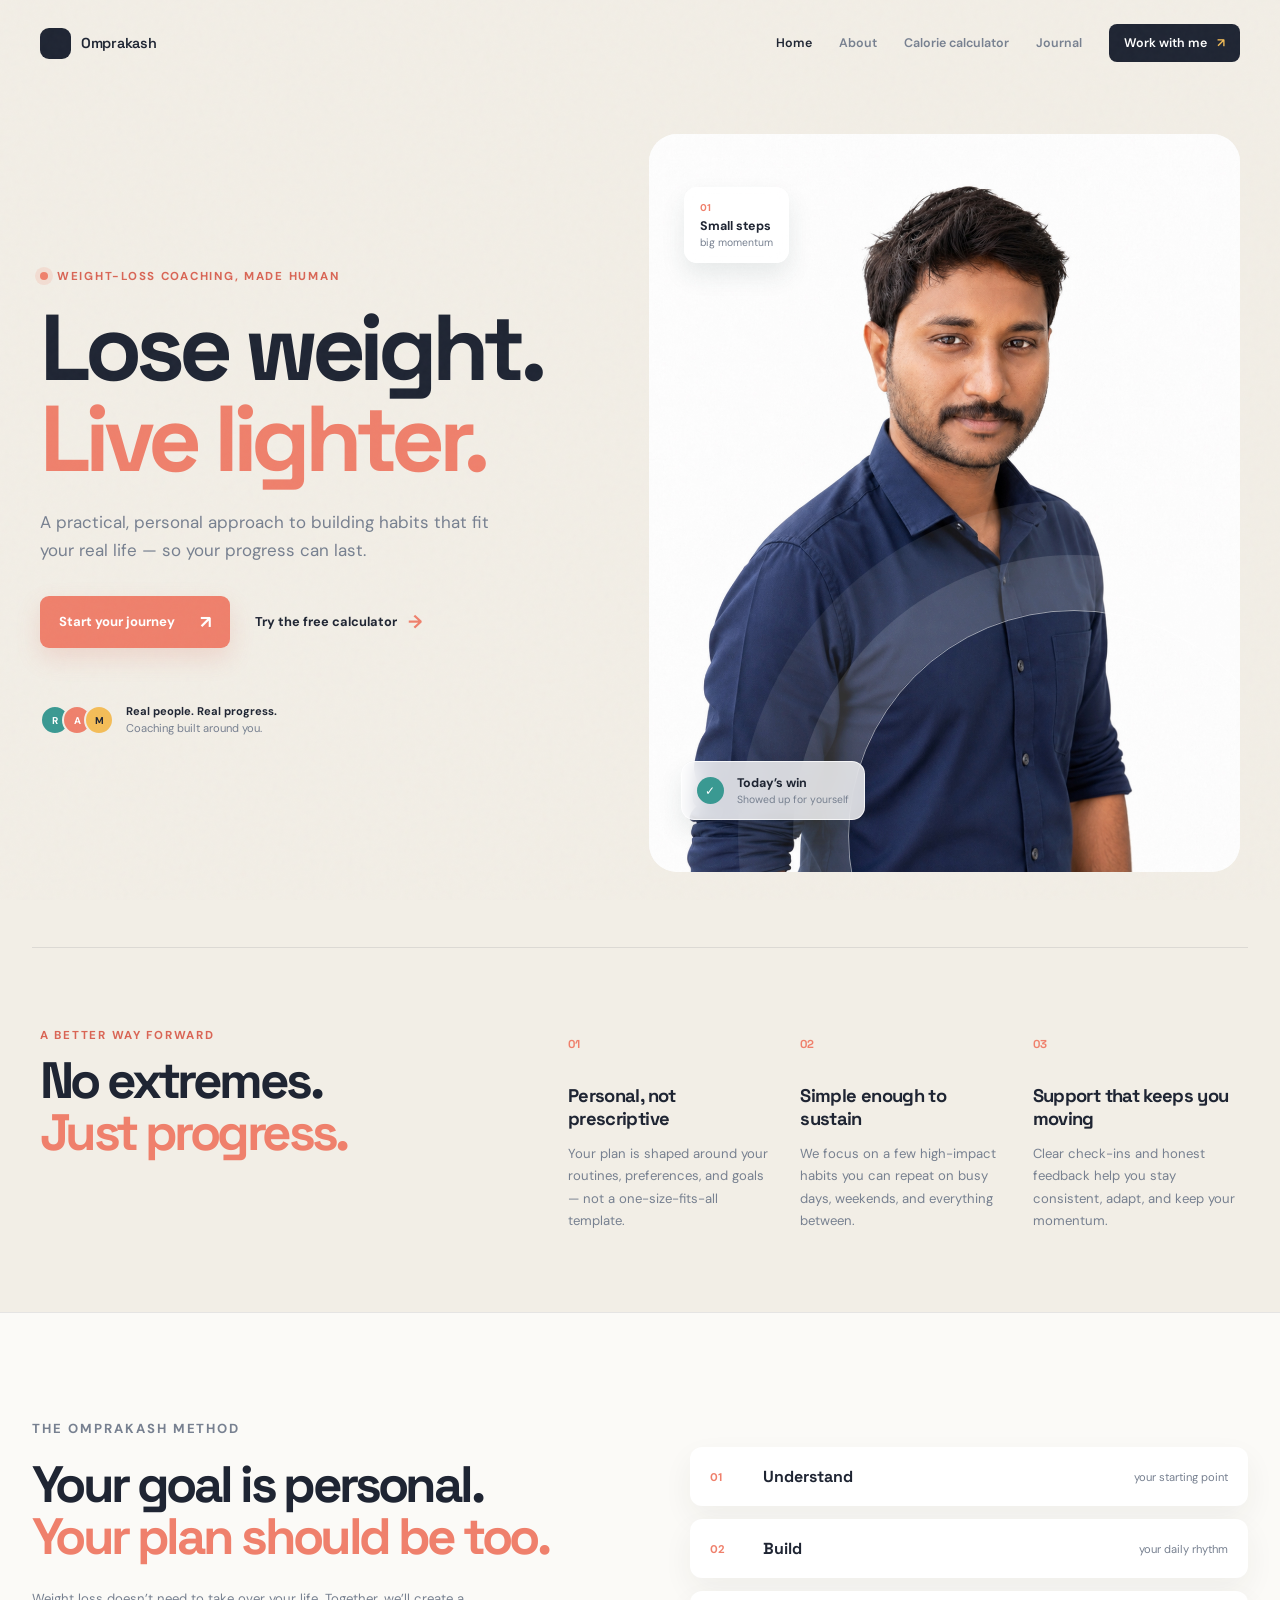
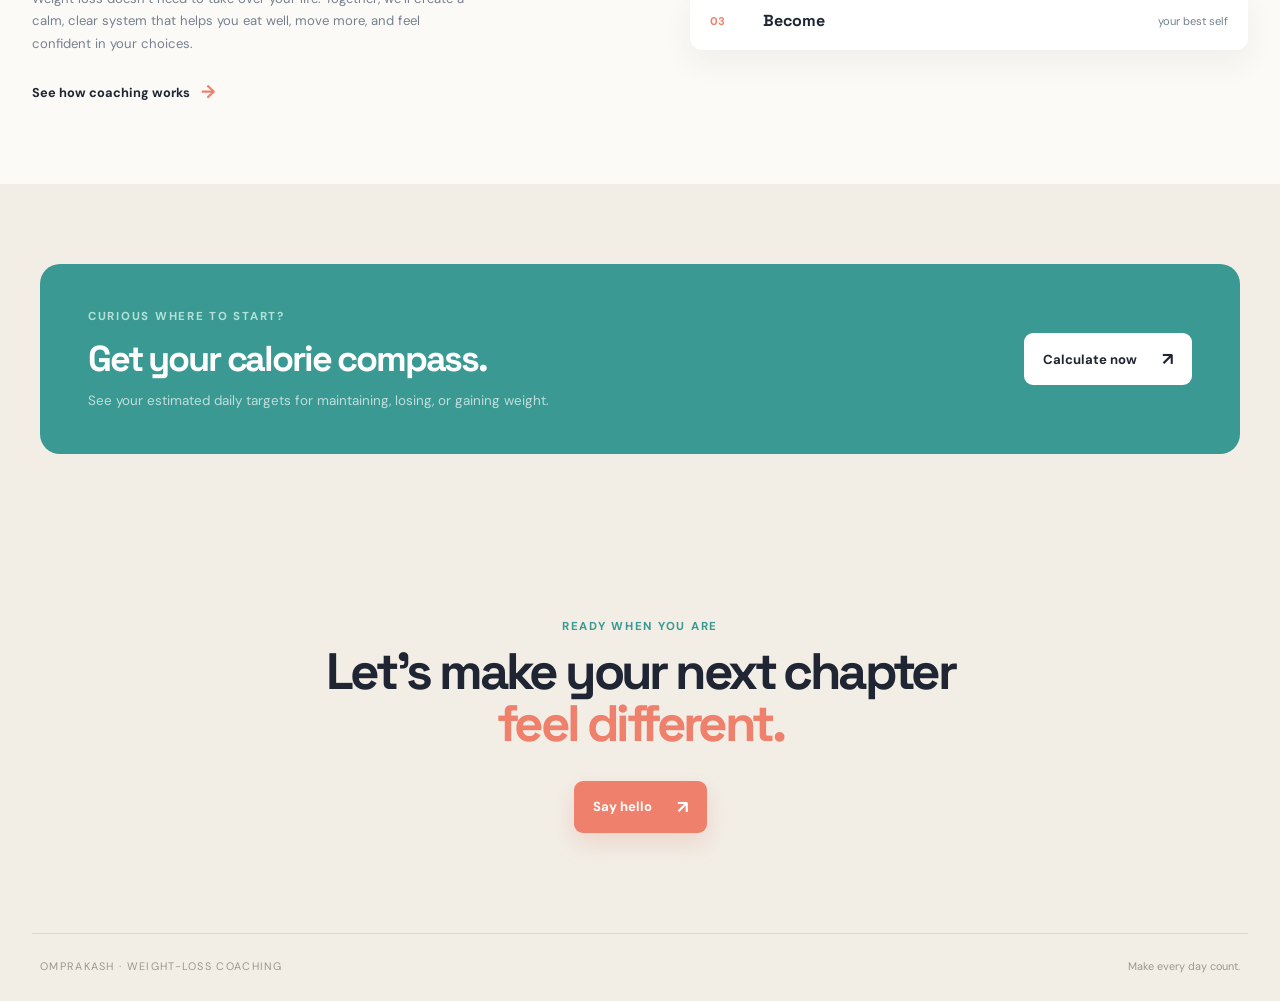
<file: index.html>
<!DOCTYPE html>
<html lang="en">
<head>
  <meta charset="UTF-8" />
  <meta name="viewport" content="width=device-width, initial-scale=1.0" />
  <meta name="description" content="Weight-loss coaching with Omprakash — practical habits, clear guidance, and lasting results." />
  <title>OMPRAKASH — Weight-loss Coach</title>
  <link rel="preconnect" href="https://fonts.googleapis.com" />
  <link rel="preconnect" href="https://fonts.gstatic.com" crossorigin />
  <link href="https://fonts.googleapis.com/css2?family=DM+Sans:wght@400;500;600;700&family=Space+Grotesk:wght@500;600;700&display=swap" rel="stylesheet" />
  <link rel="stylesheet" href="style.css" />
</head>
<body class="home-page">
  <main class="home-shell">
    <nav class="site-nav" aria-label="Main navigation">
      <a class="brand" href="index.html"><span class="brand-mark"><P></P></span><span>Omprakash</span></a>
      <div class="nav-links"><a class="active" href="index.html">Home</a><a href="about.html">About</a><a href="calculator.html">Calorie calculator</a><a href="blog.html">Journal</a><a class="nav-cta" href="#contact">Work with me <span>↗</span></a></div>
    </nav>

    <section class="home-hero" aria-labelledby="home-title">
      <div class="home-hero-copy"><p class="eyebrow"><span class="eyebrow-dot"></span> Weight-loss coaching, made human</p><h1>Lose weight.<br /><em>Live lighter.</em></h1><p class="hero-text">A practical, personal approach to building habits that fit your real life — so your progress can last.</p><div class="hero-actions"><a class="primary-button" href="#contact">Start your journey <span>↗</span></a><a class="text-link" href="calculator.html">Try the free calculator <span>→</span></a></div><div class="social-proof"><div class="avatar-stack"><span>R</span><span>A</span><span>M</span></div><p><strong>Real people. Real progress.</strong><br />Coaching built around you.</p></div></div>
      <div class="hero-visual"><img class="hero-image" src="omprakash_image.jpg" alt="Omprakash, weight-loss coach" /><div class="hero-card card-top"><span>01</span><strong>Small steps</strong><small>big momentum</small></div><div class="hero-card card-bottom"><span class="check">✓</span><div><strong>Today’s win</strong><small>Showed up for yourself</small></div></div></div>
    </section>

    <section class="promise-section"><div class="section-intro"><p class="section-kicker">A better way forward</p><h2>No extremes.<br /><em>Just progress.</em></h2></div><div class="promise-grid"><article><span class="number">01</span><h3>Personal, not prescriptive</h3><p>Your plan is shaped around your routines, preferences, and goals — not a one-size-fits-all template.</p></article><article><span class="number">02</span><h3>Simple enough to sustain</h3><p>We focus on a few high-impact habits you can repeat on busy days, weekends, and everything between.</p></article><article><span class="number">03</span><h3>Support that keeps you moving</h3><p>Clear check-ins and honest feedback help you stay consistent, adapt, and keep your momentum.</p></article></div></section>

    <section class="method-section"><div class="method-copy"><p class="section-kicker">The Omprakash method</p><h2>Your goal is personal.<br /><em>Your plan should be too.</em></h2><p>Weight loss doesn’t need to take over your life. Together, we’ll create a calm, clear system that helps you eat well, move more, and feel confident in your choices.</p><a class="text-link" href="#contact">See how coaching works <span>→</span></a></div><div class="steps-card"><div><span>01</span><strong>Understand</strong><small>your starting point</small></div><div><span>02</span><strong>Build</strong><small>your daily rhythm</small></div><div><span>03</span><strong>Become</strong><small>your best self</small></div></div></section>

    <section class="calculator-promo"><div><p class="section-kicker">Curious where to start?</p><h2>Get your calorie compass.</h2><p>See your estimated daily targets for maintaining, losing, or gaining weight.</p></div><a class="light-button" href="calculator.html">Calculate now <span>↗</span></a></section>

    <section class="contact-section" id="contact"><p class="section-kicker">Ready when you are</p><h2>Let’s make your next chapter<br /><em>feel different.</em></h2><a class="primary-button" href="mailto:hello@shyamsundarr.com">Say hello <span>↗</span></a></section>
    <footer><span>OMPRAKASH · WEIGHT-LOSS COACHING</span><span>Make every day count.</span></footer>
  </main>
</body>
</html>
</file>
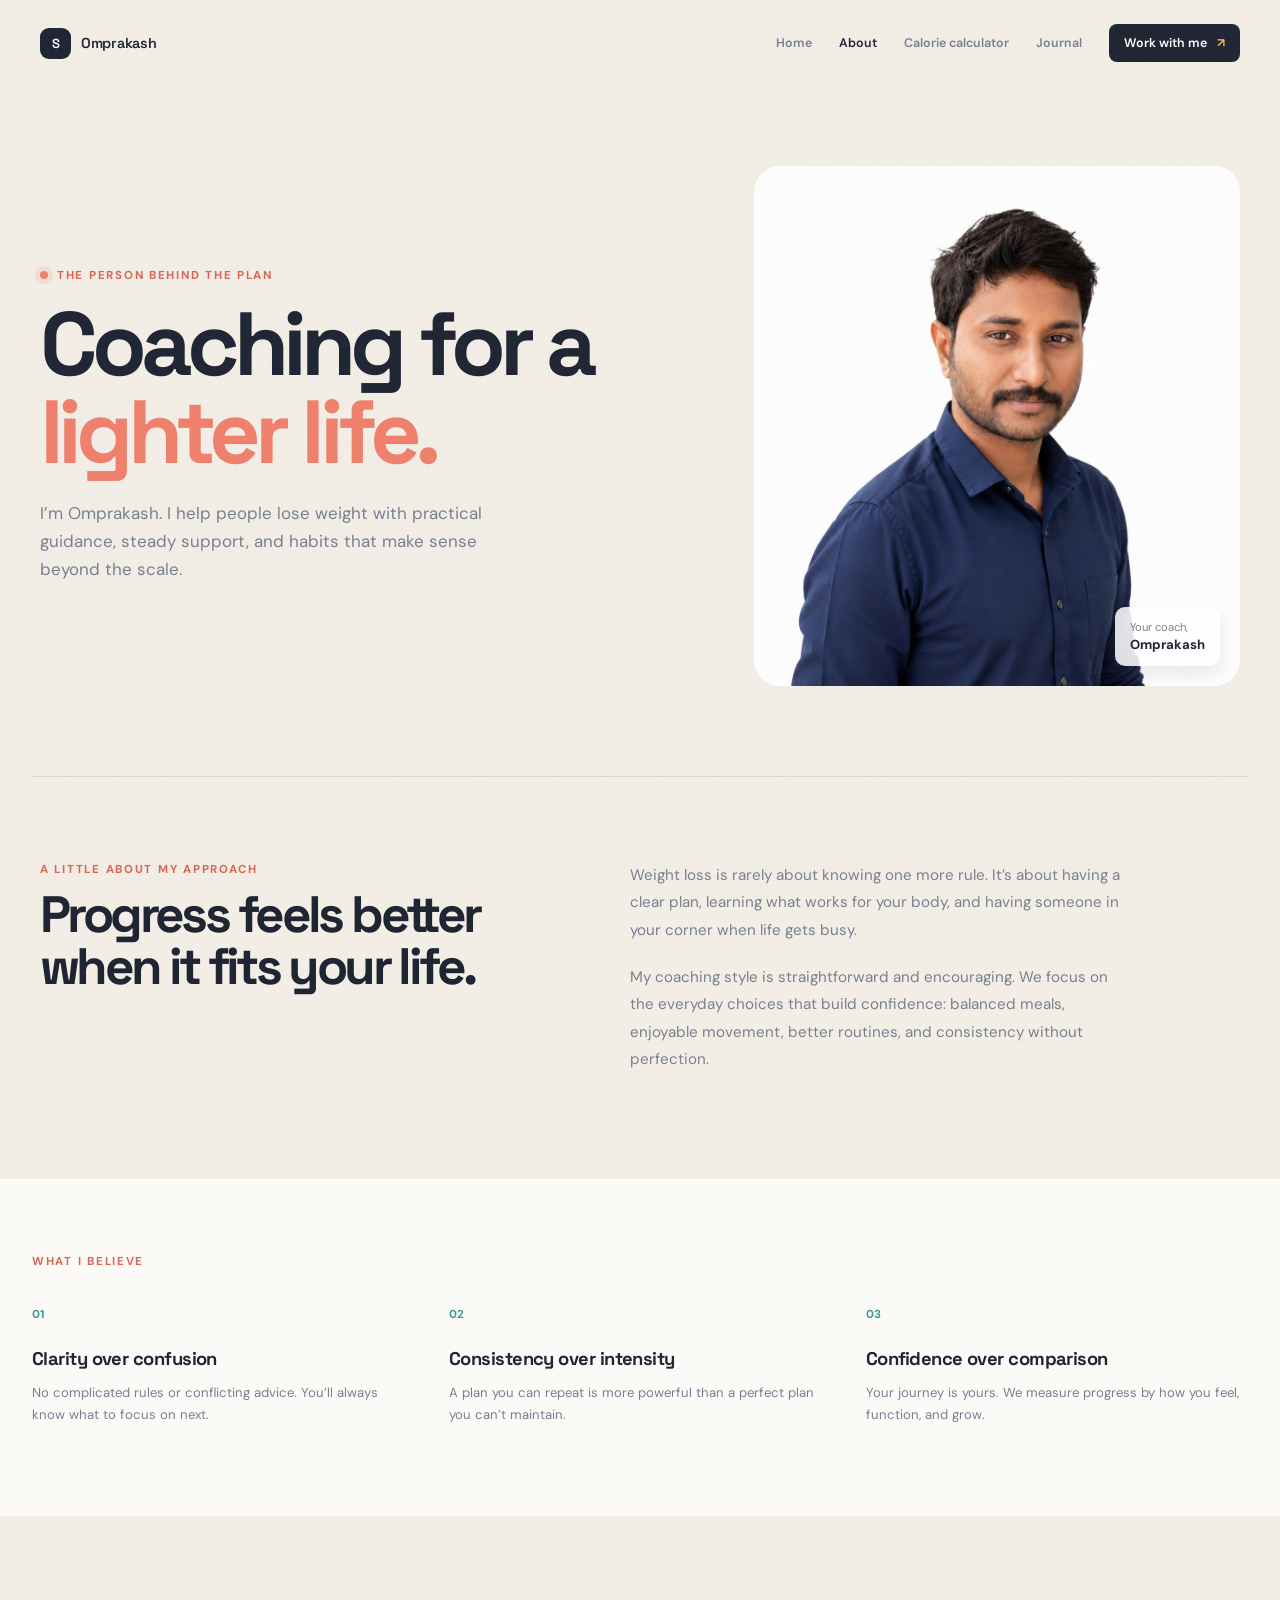
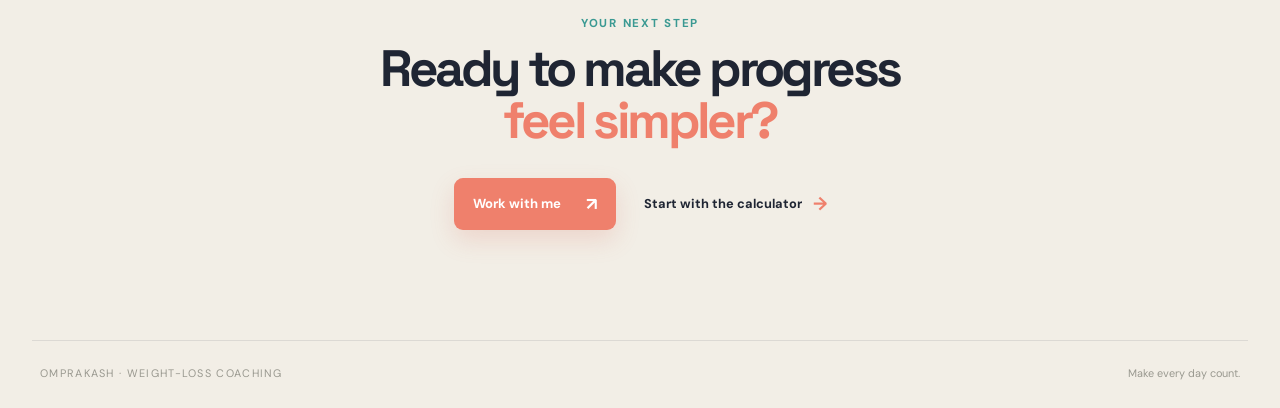
<file: about.html>
<!DOCTYPE html>
<html lang="en">
<head>
  <meta charset="UTF-8" />
  <meta name="viewport" content="width=device-width, initial-scale=1.0" />
  <meta name="description" content="Learn about Omprakash and his practical approach to weight-loss coaching." />
  <title>About OMPRAKASH — Weight-loss Coach</title>
  <link rel="preconnect" href="https://fonts.googleapis.com" />
  <link rel="preconnect" href="https://fonts.gstatic.com" crossorigin />
  <link href="https://fonts.googleapis.com/css2?family=DM+Sans:wght@400;500;600;700&family=Space+Grotesk:wght@500;600;700&display=swap" rel="stylesheet" />
  <link rel="stylesheet" href="style.css" />
</head>
<body class="about-page">
  <main class="home-shell">
    <nav class="site-nav" aria-label="Main navigation">
      <a class="brand" href="index.html"><span class="brand-mark">S</span><span>Omprakash</span></a>
      <div class="nav-links"><a href="index.html">Home</a><a class="active" href="about.html">About</a><a href="calculator.html">Calorie calculator</a><a href="blog.html">Journal</a><a class="nav-cta" href="index.html#contact">Work with me <span>↗</span></a></div>
    </nav>

    <section class="about-hero">
      <div class="about-hero-copy"><p class="eyebrow"><span class="eyebrow-dot"></span> The person behind the plan</p><h1>Coaching for a<br /><em>lighter life.</em></h1><p class="hero-text">I’m Omprakash. I help people lose weight with practical guidance, steady support, and habits that make sense beyond the scale.</p></div>
      <div class="about-photo"><img src="omprakash_image.jpg" alt="Omprakash, weight-loss coach" /><span class="photo-caption">Your coach,<br /><strong>Omprakash</strong></span></div>
    </section>

    <section class="about-story"><div><p class="section-kicker">A little about my approach</p><h2>Progress feels better<br />when it fits your life.</h2></div><div class="story-copy"><p>Weight loss is rarely about knowing one more rule. It’s about having a clear plan, learning what works for your body, and having someone in your corner when life gets busy.</p><p>My coaching style is straightforward and encouraging. We focus on the everyday choices that build confidence: balanced meals, enjoyable movement, better routines, and consistency without perfection.</p></div></section>

    <section class="values-section"><p class="section-kicker">What I believe</p><div class="values-grid"><article><span>01</span><h3>Clarity over confusion</h3><p>No complicated rules or conflicting advice. You’ll always know what to focus on next.</p></article><article><span>02</span><h3>Consistency over intensity</h3><p>A plan you can repeat is more powerful than a perfect plan you can’t maintain.</p></article><article><span>03</span><h3>Confidence over comparison</h3><p>Your journey is yours. We measure progress by how you feel, function, and grow.</p></article></div></section>

    <section class="about-cta"><p class="section-kicker">Your next step</p><h2>Ready to make progress<br /><em>feel simpler?</em></h2><div><a class="primary-button" href="index.html#contact">Work with me <span>↗</span></a><a class="text-link" href="calculator.html">Start with the calculator <span>→</span></a></div></section>
    <footer><span>OMPRAKASH · WEIGHT-LOSS COACHING</span><span>Make every day count.</span></footer>
  </main>
</body>
</html>
</file>
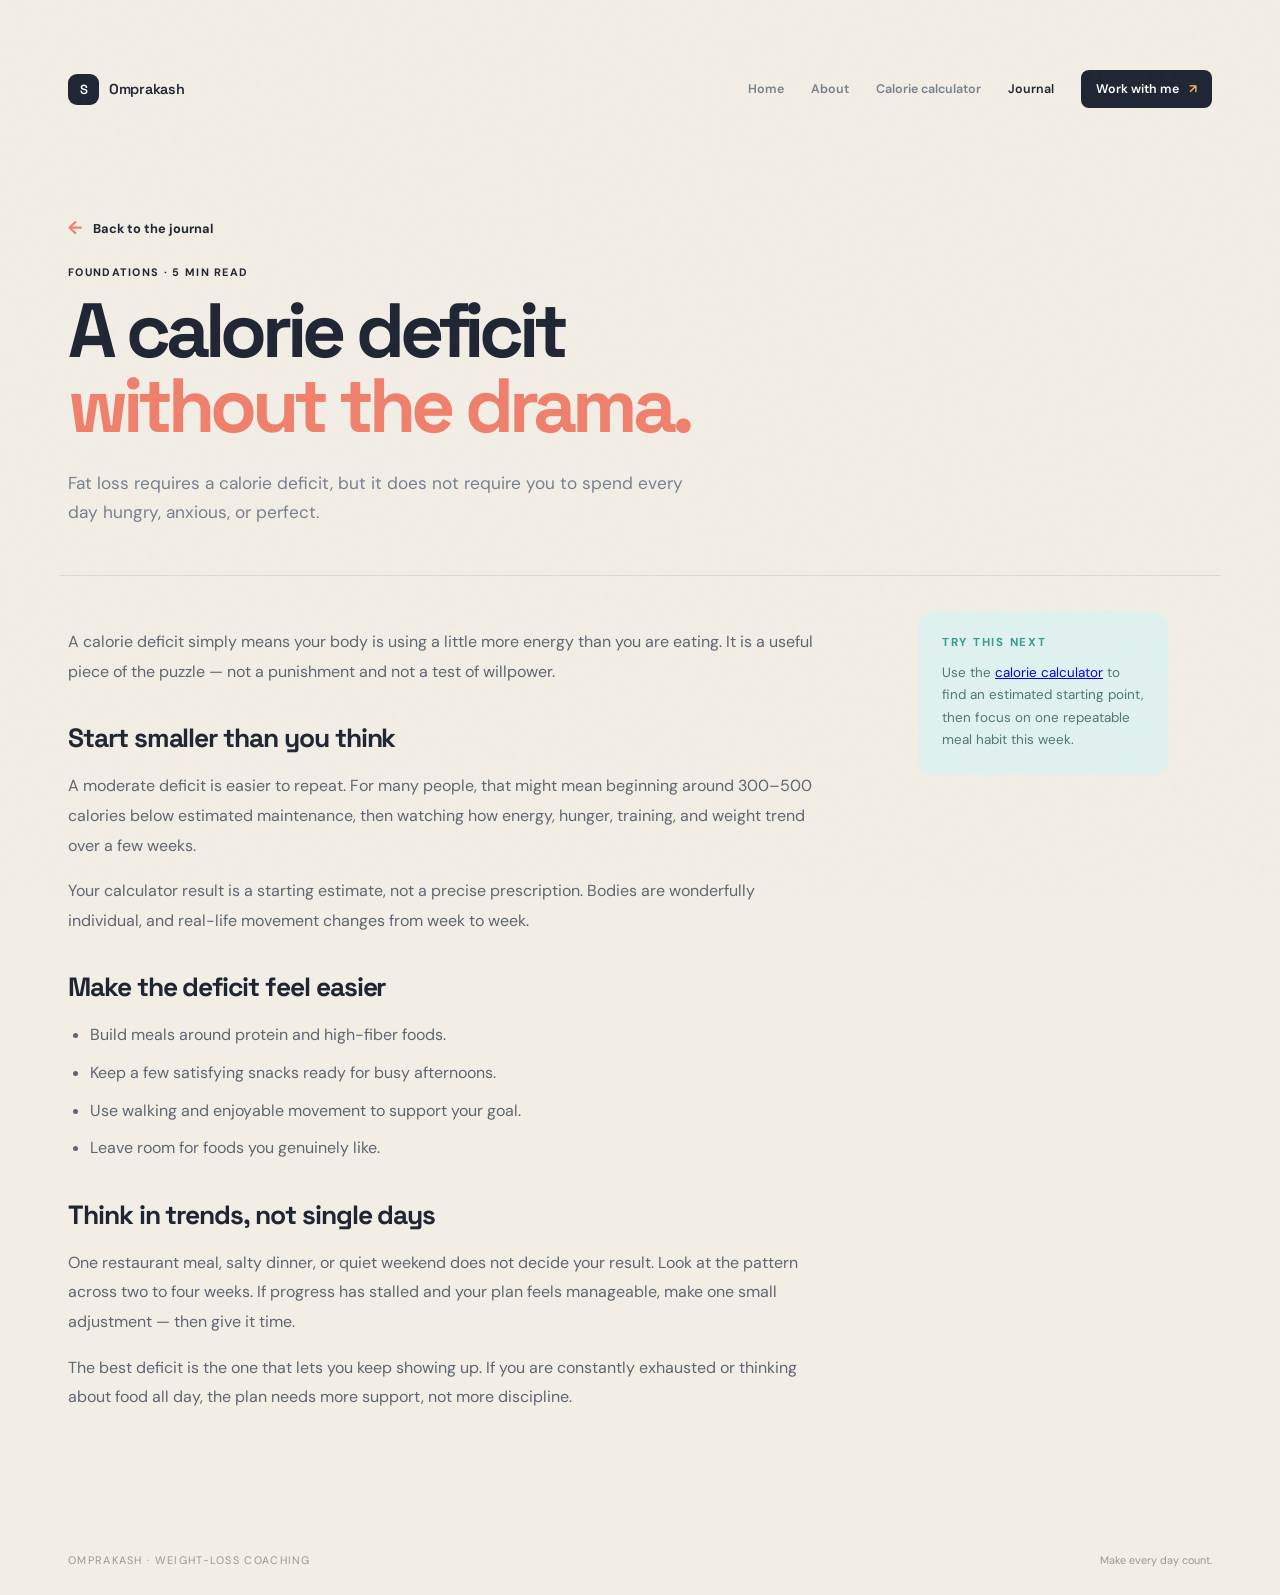
<file: blog-calorie-deficit.html>
<!DOCTYPE html>
<html lang="en">
<head>
  <meta charset="UTF-8" /><meta name="viewport" content="width=device-width, initial-scale=1.0" />
  <meta name="description" content="Learn how to approach a calorie deficit in a sustainable, practical way." />
  <title>A Calorie Deficit Without the Drama — Journal</title>
  <link rel="preconnect" href="https://fonts.googleapis.com" /><link rel="preconnect" href="https://fonts.gstatic.com" crossorigin />
  <link href="https://fonts.googleapis.com/css2?family=DM+Sans:wght@400;500;600;700&family=Space+Grotesk:wght@500;600;700&display=swap" rel="stylesheet" /><link rel="stylesheet" href="style.css" />
</head>
<body class="post-page"><main class="page-shell">
  <nav class="site-nav" aria-label="Main navigation"><a class="brand" href="index.html"><span class="brand-mark">S</span><span>Omprakash</span></a><div class="nav-links"><a href="index.html">Home</a><a href="about.html">About</a><a href="calculator.html">Calorie calculator</a><a class="active" href="blog.html">Journal</a><a class="nav-cta" href="index.html#contact">Work with me <span>↗</span></a></div></nav>
  <header class="article-header"><a class="text-link article-back" href="blog.html"><span>←</span> Back to the journal</a><p class="post-meta">Foundations · 5 min read</p><h1>A calorie deficit<br /><em>without the drama.</em></h1><p class="article-dek">Fat loss requires a calorie deficit, but it does not require you to spend every day hungry, anxious, or perfect.</p></header>
  <div class="article-layout"><article class="article-body"><p>A calorie deficit simply means your body is using a little more energy than you are eating. It is a useful piece of the puzzle — not a punishment and not a test of willpower.</p><h2>Start smaller than you think</h2><p>A moderate deficit is easier to repeat. For many people, that might mean beginning around 300–500 calories below estimated maintenance, then watching how energy, hunger, training, and weight trend over a few weeks.</p><p>Your calculator result is a starting estimate, not a precise prescription. Bodies are wonderfully individual, and real-life movement changes from week to week.</p><h2>Make the deficit feel easier</h2><ul><li>Build meals around protein and high-fiber foods.</li><li>Keep a few satisfying snacks ready for busy afternoons.</li><li>Use walking and enjoyable movement to support your goal.</li><li>Leave room for foods you genuinely like.</li></ul><h2>Think in trends, not single days</h2><p>One restaurant meal, salty dinner, or quiet weekend does not decide your result. Look at the pattern across two to four weeks. If progress has stalled and your plan feels manageable, make one small adjustment — then give it time.</p><p>The best deficit is the one that lets you keep showing up. If you are constantly exhausted or thinking about food all day, the plan needs more support, not more discipline.</p></article><aside class="article-note"><p class="section-kicker">Try this next</p><p>Use the <a href="calculator.html">calorie calculator</a> to find an estimated starting point, then focus on one repeatable meal habit this week.</p></aside></div>
  <footer><span>OMPRAKASH · WEIGHT-LOSS COACHING</span><span>Make every day count.</span></footer>
</main></body></html>
</file>
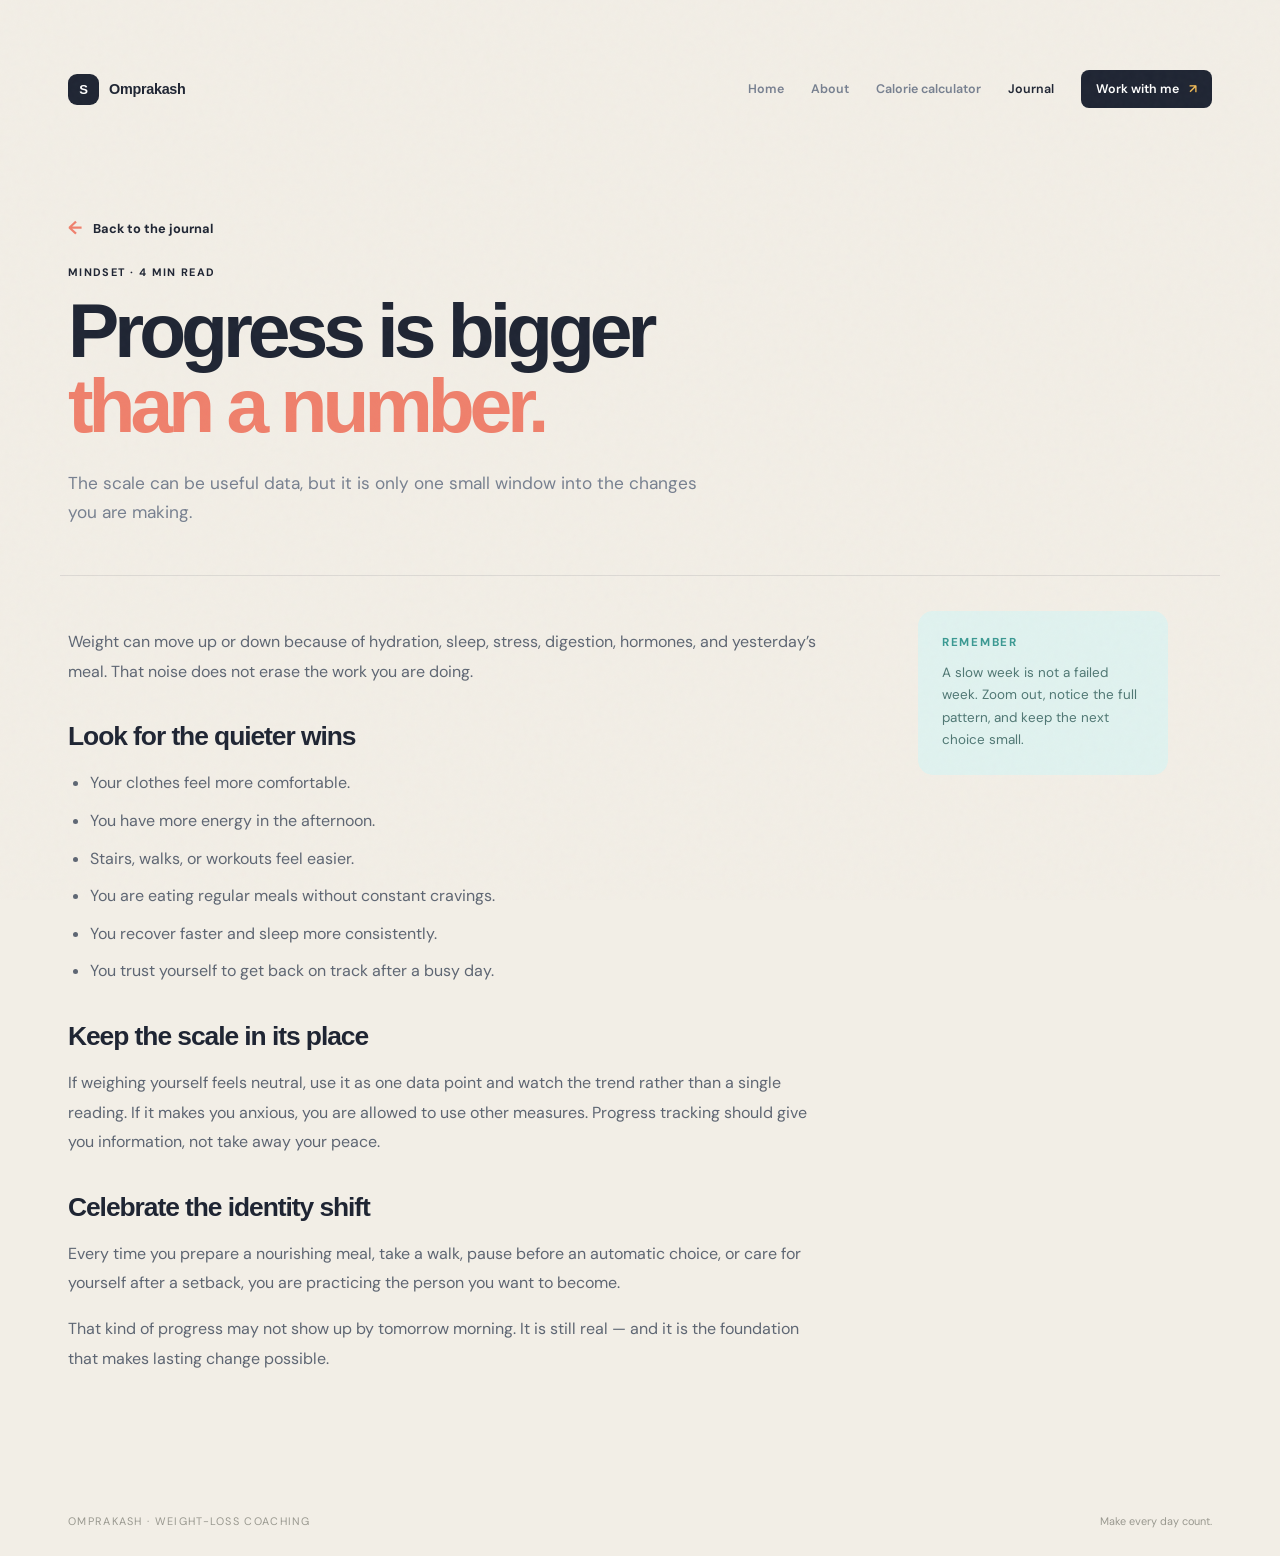
<file: blog-progress.html>
<!DOCTYPE html>
<html lang="en">
<head>
  <meta charset="UTF-8" /><meta name="viewport" content="width=device-width, initial-scale=1.0" />
  <meta name="description" content="Six ways to measure weight-loss progress beyond the scale." />
  <title>Progress Is Bigger Than a Number — Journal</title>
  <link rel="preconnect" href="https://fonts.googleapis.com" /><link rel="preconnect" href="https://fonts.gstatic.com" crossorigin />
  <link href="https://fonts.googleapis.com/css2?family=DM+Sans:wght@400;500;600;700&display=swap" rel="stylesheet" /><link rel="stylesheet" href="style.css" />
</head>
<body class="post-page"><main class="page-shell">
  <nav class="site-nav" aria-label="Main navigation"><a class="brand" href="index.html"><span class="brand-mark">S</span><span>Omprakash</span></a><div class="nav-links"><a href="index.html">Home</a><a href="about.html">About</a><a href="calculator.html">Calorie calculator</a><a class="active" href="blog.html">Journal</a><a class="nav-cta" href="index.html#contact">Work with me <span>↗</span></a></div></nav>
  <header class="article-header"><a class="text-link article-back" href="blog.html"><span>←</span> Back to the journal</a><p class="post-meta">Mindset · 4 min read</p><h1>Progress is bigger<br /><em>than a number.</em></h1><p class="article-dek">The scale can be useful data, but it is only one small window into the changes you are making.</p></header>
  <div class="article-layout"><article class="article-body"><p>Weight can move up or down because of hydration, sleep, stress, digestion, hormones, and yesterday’s meal. That noise does not erase the work you are doing.</p><h2>Look for the quieter wins</h2><ul><li>Your clothes feel more comfortable.</li><li>You have more energy in the afternoon.</li><li>Stairs, walks, or workouts feel easier.</li><li>You are eating regular meals without constant cravings.</li><li>You recover faster and sleep more consistently.</li><li>You trust yourself to get back on track after a busy day.</li></ul><h2>Keep the scale in its place</h2><p>If weighing yourself feels neutral, use it as one data point and watch the trend rather than a single reading. If it makes you anxious, you are allowed to use other measures. Progress tracking should give you information, not take away your peace.</p><h2>Celebrate the identity shift</h2><p>Every time you prepare a nourishing meal, take a walk, pause before an automatic choice, or care for yourself after a setback, you are practicing the person you want to become.</p><p>That kind of progress may not show up by tomorrow morning. It is still real — and it is the foundation that makes lasting change possible.</p></article><aside class="article-note"><p class="section-kicker">Remember</p><p>A slow week is not a failed week. Zoom out, notice the full pattern, and keep the next choice small.</p></aside></div>
  <footer><span>OMPRAKASH · WEIGHT-LOSS COACHING</span><span>Make every day count.</span></footer>
</main></body></html>
</file>
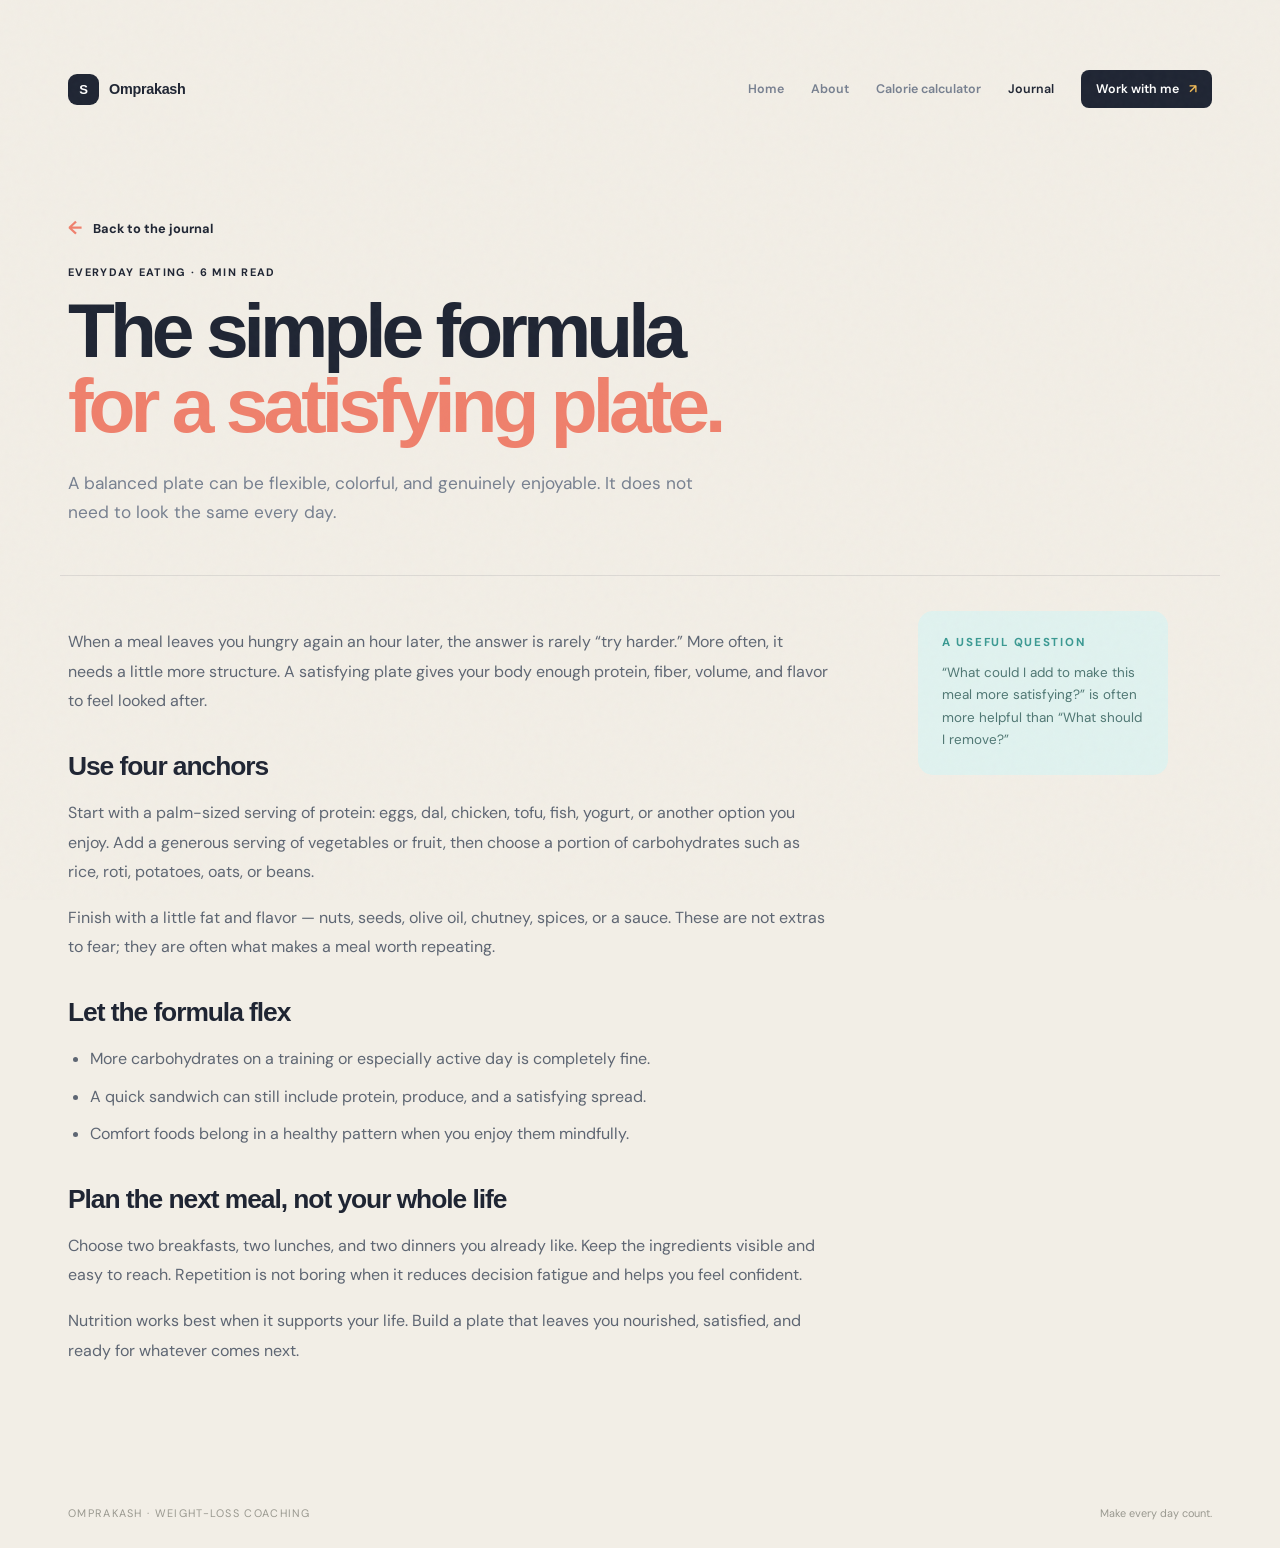
<file: blog-satisfying-meals.html>
<!DOCTYPE html>
<html lang="en">
<head>
  <meta charset="UTF-8" /><meta name="viewport" content="width=device-width, initial-scale=1.0" />
  <meta name="description" content="A flexible formula for building balanced, satisfying meals for weight loss." />
  <title>The Simple Formula for a Satisfying Plate — Journal</title>
  <link rel="preconnect" href="https://fonts.googleapis.com" /><link rel="preconnect" href="https://fonts.gstatic.com" crossorigin />
  <link href="https://fonts.googleapis.com/css2?family=DM+Sans:wght@400;500;600;700&display=swap" rel="stylesheet" /><link rel="stylesheet" href="style.css" />
</head>
<body class="post-page"><main class="page-shell">
  <nav class="site-nav" aria-label="Main navigation"><a class="brand" href="index.html"><span class="brand-mark">S</span><span>Omprakash</span></a><div class="nav-links"><a href="index.html">Home</a><a href="about.html">About</a><a href="calculator.html">Calorie calculator</a><a class="active" href="blog.html">Journal</a><a class="nav-cta" href="index.html#contact">Work with me <span>↗</span></a></div></nav>
  <header class="article-header"><a class="text-link article-back" href="blog.html"><span>←</span> Back to the journal</a><p class="post-meta">Everyday eating · 6 min read</p><h1>The simple formula<br /><em>for a satisfying plate.</em></h1><p class="article-dek">A balanced plate can be flexible, colorful, and genuinely enjoyable. It does not need to look the same every day.</p></header>
  <div class="article-layout"><article class="article-body"><p>When a meal leaves you hungry again an hour later, the answer is rarely “try harder.” More often, it needs a little more structure. A satisfying plate gives your body enough protein, fiber, volume, and flavor to feel looked after.</p><h2>Use four anchors</h2><p>Start with a palm-sized serving of protein: eggs, dal, chicken, tofu, fish, yogurt, or another option you enjoy. Add a generous serving of vegetables or fruit, then choose a portion of carbohydrates such as rice, roti, potatoes, oats, or beans.</p><p>Finish with a little fat and flavor — nuts, seeds, olive oil, chutney, spices, or a sauce. These are not extras to fear; they are often what makes a meal worth repeating.</p><h2>Let the formula flex</h2><ul><li>More carbohydrates on a training or especially active day is completely fine.</li><li>A quick sandwich can still include protein, produce, and a satisfying spread.</li><li>Comfort foods belong in a healthy pattern when you enjoy them mindfully.</li></ul><h2>Plan the next meal, not your whole life</h2><p>Choose two breakfasts, two lunches, and two dinners you already like. Keep the ingredients visible and easy to reach. Repetition is not boring when it reduces decision fatigue and helps you feel confident.</p><p>Nutrition works best when it supports your life. Build a plate that leaves you nourished, satisfied, and ready for whatever comes next.</p></article><aside class="article-note"><p class="section-kicker">A useful question</p><p>“What could I add to make this meal more satisfying?” is often more helpful than “What should I remove?”</p></aside></div>
  <footer><span>OMPRAKASH · WEIGHT-LOSS COACHING</span><span>Make every day count.</span></footer>
</main></body></html>
</file>
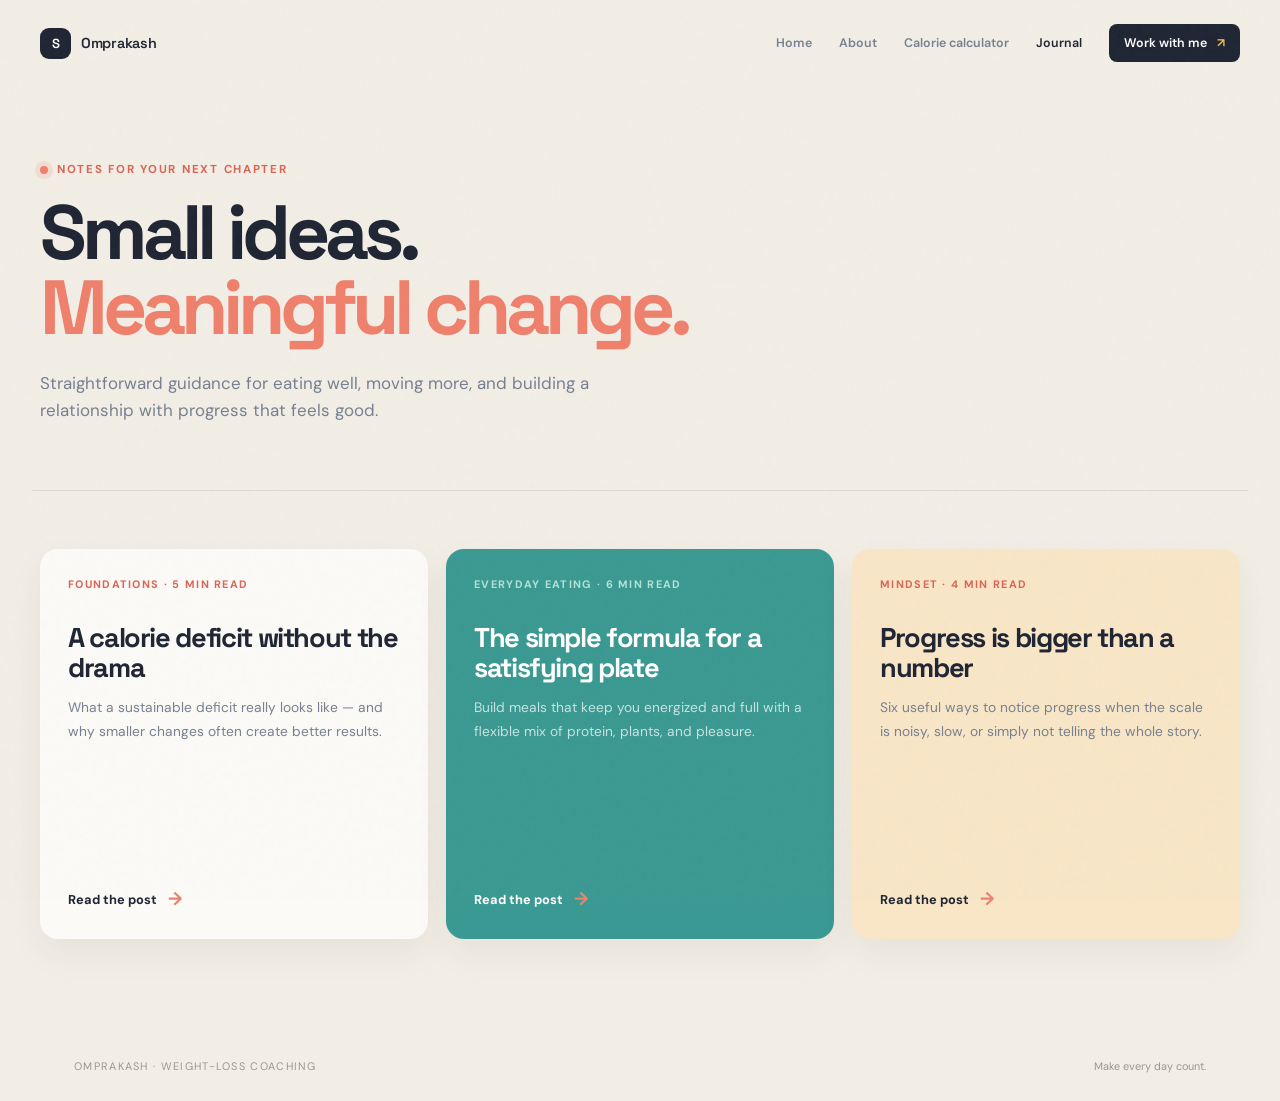
<file: blog.html>
<!DOCTYPE html>
<html lang="en">
<head>
  <meta charset="UTF-8" />
  <meta name="viewport" content="width=device-width, initial-scale=1.0" />
  <meta name="description" content="Practical weight-loss notes from Omprakash on calories, habits, and sustainable progress." />
  <title>Journal — OMPRAKASH Weight-loss Coaching</title>
  <link rel="preconnect" href="https://fonts.googleapis.com" />
  <link rel="preconnect" href="https://fonts.gstatic.com" crossorigin />
  <link href="https://fonts.googleapis.com/css2?family=DM+Sans:wght@400;500;600;700&family=Space+Grotesk:wght@500;600;700&display=swap" rel="stylesheet" />
  <link rel="stylesheet" href="style.css" />
</head>
<body class="blog-page">
  <main class="home-shell">
    <nav class="site-nav" aria-label="Main navigation">
      <a class="brand" href="index.html"><span class="brand-mark">S</span><span>Omprakash</span></a>
      <div class="nav-links"><a href="index.html">Home</a><a href="about.html">About</a><a href="calculator.html">Calorie calculator</a><a class="active" href="blog.html">Journal</a><a class="nav-cta" href="index.html#contact">Work with me <span>↗</span></a></div>
    </nav>
    <header class="blog-hero">
      <p class="eyebrow"><span class="eyebrow-dot"></span> Notes for your next chapter</p>
      <h1>Small ideas.<br /><em>Meaningful change.</em></h1>
      <p class="hero-text">Straightforward guidance for eating well, moving more, and building a relationship with progress that feels good.</p>
    </header>
    <section class="post-grid" aria-label="Blog posts">
      <article class="post-card"><p class="post-meta">Foundations · 5 min read</p><h2>A calorie deficit without the drama</h2><p>What a sustainable deficit really looks like — and why smaller changes often create better results.</p><a class="text-link" href="blog-calorie-deficit.html">Read the post <span>→</span></a></article>
      <article class="post-card"><p class="post-meta">Everyday eating · 6 min read</p><h2>The simple formula for a satisfying plate</h2><p>Build meals that keep you energized and full with a flexible mix of protein, plants, and pleasure.</p><a class="text-link" href="blog-satisfying-meals.html">Read the post <span>→</span></a></article>
      <article class="post-card"><p class="post-meta">Mindset · 4 min read</p><h2>Progress is bigger than a number</h2><p>Six useful ways to notice progress when the scale is noisy, slow, or simply not telling the whole story.</p><a class="text-link" href="blog-progress.html">Read the post <span>→</span></a></article>
    </section>
    <footer><span>OMPRAKASH · WEIGHT-LOSS COACHING</span><span>Make every day count.</span></footer>
  </main>
</body>
</html>
</file>
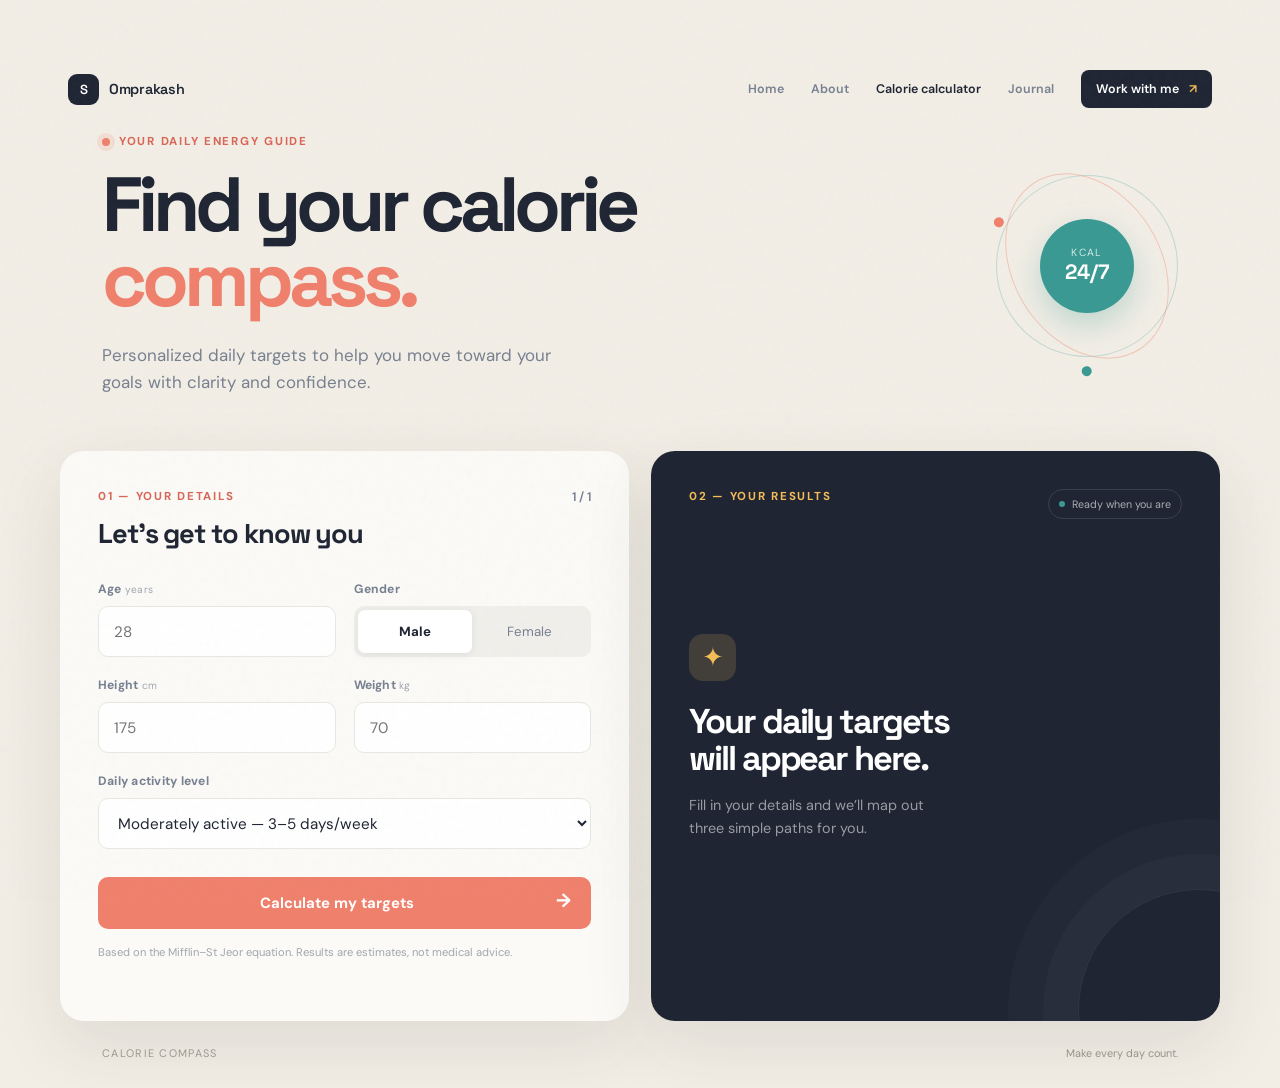
<file: calculator.html>
<!DOCTYPE html>
<html lang="en">
<head>
  <meta charset="UTF-8" />
  <meta name="viewport" content="width=device-width, initial-scale=1.0" />
  <meta name="description" content="Calculate personalized daily calories for maintaining, losing, or gaining weight." />
  <title>Calorie Calculator — OMPRAKASH</title>
  <link rel="preconnect" href="https://fonts.googleapis.com" />
  <link rel="preconnect" href="https://fonts.gstatic.com" crossorigin />
  <link href="https://fonts.googleapis.com/css2?family=DM+Sans:wght@400;500;600;700&family=Space+Grotesk:wght@500;600;700&display=swap" rel="stylesheet" />
  <link rel="stylesheet" href="style.css" />
</head>
<body>
  <main class="page-shell calculator-page">
    <nav class="site-nav" aria-label="Main navigation">
      <a class="brand" href="index.html"><span class="brand-mark">S</span><span>Omprakash</span></a>
      <div class="nav-links"><a href="index.html">Home</a><a href="about.html">About</a><a class="active" href="calculator.html">Calorie calculator</a><a href="blog.html">Journal</a><a class="nav-cta" href="index.html#contact">Work with me <span>↗</span></a></div>
    </nav>
    <section class="hero" aria-labelledby="page-title">
      <div class="hero-copy">
        <p class="eyebrow"><span class="eyebrow-dot"></span> Your daily energy guide</p>
        <h1 id="page-title">Find your calorie <em>compass.</em></h1>
        <p class="hero-text">Personalized daily targets to help you move toward your goals with clarity and confidence.</p>
      </div>
      <div class="hero-orbit" aria-hidden="true"><div class="orbit orbit-one"></div><div class="orbit orbit-two"></div><div class="orbit-core"><span>kcal</span><strong>24/7</strong></div></div>
    </section>
    <section class="calculator-grid" aria-label="Calorie calculator">
      <form class="form-card" id="calorie-form">
        <div class="card-heading"><div><p class="section-kicker">01 — Your details</p><h2>Let’s get to know you</h2></div><span class="step-count">1 / 1</span></div>
        <div class="field-row two-columns">
          <label class="field"><span>Age <small>years</small></span><input id="age" name="age" type="number" min="15" max="100" placeholder="28" required /></label>
          <fieldset class="field gender-field"><legend>Gender</legend><div class="segmented-control"><label><input type="radio" name="gender" value="male" checked /><span>Male</span></label><label><input type="radio" name="gender" value="female" /><span>Female</span></label></div></fieldset>
        </div>
        <div class="field-row two-columns"><label class="field"><span>Height <small>cm</small></span><input id="height" name="height" type="number" min="100" max="250" placeholder="175" required /></label><label class="field"><span>Weight <small>kg</small></span><input id="weight" name="weight" type="number" min="30" max="300" step="0.1" placeholder="70" required /></label></div>
        <label class="field activity-field"><span>Daily activity level</span><select id="activity" name="activity" required><option value="1.2">Mostly sitting — little exercise</option><option value="1.375">Lightly active — 1–3 days/week</option><option value="1.55" selected>Moderately active — 3–5 days/week</option><option value="1.725">Very active — 6–7 days/week</option><option value="1.9">Extra active — intense training</option></select></label>
        <button class="calculate-button" type="submit">Calculate my targets <span>→</span></button><p class="form-note">Based on the Mifflin–St Jeor equation. Results are estimates, not medical advice.</p>
      </form>
      <section class="results-card" id="results" aria-live="polite">
        <div class="results-topline"><p class="section-kicker">02 — Your results</p><span class="status-pill"><span></span> Ready when you are</span></div>
        <div class="results-empty" id="results-empty"><div class="spark-icon">✦</div><h2>Your daily targets<br />will appear here.</h2><p>Fill in your details and we’ll map out three simple paths for you.</p></div>
        <div class="results-content hidden" id="results-content"><div class="maintenance-summary"><span class="summary-label">Estimated maintenance</span><strong><span id="maintenance-calories">—</span> <small>kcal / day</small></strong><span class="summary-caption">To keep your current weight steady</span></div><div class="target-list"><article class="target target-lose"><div class="target-icon">↘</div><div><span>Lose weight</span><small>Gentle, sustainable deficit</small></div><strong><span id="lose-calories">—</span><small>kcal</small></strong></article><article class="target target-maintain"><div class="target-icon">→</div><div><span>Maintain weight</span><small>Stay right where you are</small></div><strong><span id="maintain-calories">—</span><small>kcal</small></strong></article><article class="target target-gain"><div class="target-icon">↗</div><div><span>Gain weight</span><small>Steady calorie surplus</small></div><strong><span id="gain-calories">—</span><small>kcal</small></strong></article></div><p class="results-tip"><span>✦</span> Small, consistent changes add up. Reassess after 2–3 weeks and adjust as needed.</p></div>
      </section>
    </section>
    <footer><span>CALORIE COMPASS</span><span>Make every day count.</span></footer>
  </main>
  <script src="script.js"></script>
</body>
</html>
</file>
<file: style.css>
:root {
  --ink: #1f2533;
  --muted: #778090;
  --line: #e8e7e1;
  --paper: #fbfaf7;
  --cream: #f2eee6;
  --coral: #ef806c;
  --coral-dark: #d96555;
  --teal: #3a9992;
  --teal-light: #e0f2ef;
  --gold: #f4bd58;
  --shadow: 0 24px 70px rgba(52, 48, 35, .10);
}

* { box-sizing: border-box; }
body { margin: 0; color: var(--ink); background: var(--cream); font-family: "DM Sans", sans-serif; }
body::before { content: ""; position: fixed; inset: 0; pointer-events: none; opacity: .18; background-image: url("data:image/svg+xml,%3Csvg viewBox='0 0 180 180' xmlns='http://www.w3.org/2000/svg'%3E%3Cfilter id='n'%3E%3CfeTurbulence type='fractalNoise' baseFrequency='.8' numOctaves='4' stitchTiles='stitch'/%3E%3C/filter%3E%3Crect width='100%25' height='100%25' filter='url(%23n)' opacity='.14'/%3E%3C/svg%3E"); }
.page-shell { width: min(1160px, calc(100% - 40px)); margin: 0 auto; padding: 70px 0 28px; }
.home-shell { width: min(1240px, calc(100% - 64px)); margin: 0 auto; padding: 24px 0 28px; }
.site-nav { display: flex; align-items: center; justify-content: space-between; gap: 24px; padding: 0 8px 26px; }
.brand { display: inline-flex; align-items: center; gap: 10px; color: var(--ink); font-family: "Space Grotesk", sans-serif; font-size: .9rem; font-weight: 600; text-decoration: none; letter-spacing: -.02em; }
.brand b { color: var(--coral); }
.brand-mark { display: grid; place-items: center; width: 31px; height: 31px; border-radius: 9px; background: var(--ink); color: white; font-size: .82rem; }
.nav-links { display: flex; align-items: center; gap: 27px; }
.nav-links a { color: var(--muted); font-size: .78rem; font-weight: 600; text-decoration: none; transition: color .2s ease; }
.nav-links a:hover, .nav-links a.active { color: var(--ink); }
.nav-links .nav-cta { padding: 11px 15px; border-radius: 8px; background: var(--ink); color: white; }
.nav-links .nav-cta span { margin-left: 7px; color: var(--gold); }
.home-hero { display: grid; grid-template-columns: .96fr 1.04fr; gap: 64px; align-items: center; min-height: 650px; padding: 46px 8px 75px; }
.home-hero h1 { font-size: clamp(4rem, 7.3vw, 7.5rem); }
.home-hero .hero-text { max-width: 450px; }
.hero-actions { display: flex; align-items: center; gap: 25px; margin-top: 31px; }
.primary-button, .light-button { display: inline-flex; align-items: center; gap: 25px; padding: 15px 19px; border-radius: 9px; color: white; background: var(--coral); font-size: .82rem; font-weight: 700; text-decoration: none; box-shadow: 0 10px 25px rgba(217,101,85,.18); transition: transform .2s ease, background .2s ease; }
.primary-button:hover, .light-button:hover { transform: translateY(-2px); background: var(--coral-dark); }
.primary-button span, .light-button span { font-size: 1.1rem; }
.text-link { display: inline-flex; align-items: center; gap: 11px; color: var(--ink); font-size: .8rem; font-weight: 700; text-decoration: none; }
.text-link span { color: var(--coral); font-size: 1.15rem; transition: transform .2s ease; }
.text-link:hover span { transform: translateX(4px); }
.social-proof { display: flex; align-items: center; gap: 12px; margin-top: 55px; }
.avatar-stack { display: flex; padding-left: 8px; }
.avatar-stack span { display: grid; place-items: center; width: 30px; height: 30px; margin-left: -8px; border: 2px solid var(--cream); border-radius: 50%; background: var(--teal); color: white; font-size: .62rem; font-weight: 700; }
.avatar-stack span:nth-child(2) { background: var(--coral); }.avatar-stack span:nth-child(3) { background: var(--gold); color: var(--ink); }
.social-proof p { margin: 0; color: var(--muted); font-size: .7rem; line-height: 1.55; }.social-proof strong { color: var(--ink); }
.hero-visual { position: relative; min-height: 540px; overflow: hidden; border-radius: 28px; background: #f7f7f5; }
.hero-image { display: block; width: 100%; height: 100%; min-height: 540px; object-fit: cover; object-position: center top; }
.hero-visual::before { content: ""; position: absolute; width: 450px; height: 450px; right: -60px; bottom: -190px; border: 1px solid rgba(255,255,255,.55); border-radius: 50%; box-shadow: 0 0 0 55px rgba(255,255,255,.12), 0 0 0 110px rgba(255,255,255,.08); }
.visual-glow { position: absolute; width: 280px; height: 280px; top: 54px; right: 12%; border-radius: 50%; background: #b5d5c8; filter: blur(2px); }
.sun-disc { position: absolute; top: 85px; right: 24%; width: 118px; height: 118px; display: grid; place-items: center; border-radius: 50%; background: #f8ca70; color: white; font-size: 1.9rem; box-shadow: 0 0 0 17px rgba(248,202,112,.2); }
.hero-card { position: absolute; z-index: 2; display: flex; gap: 13px; align-items: center; padding: 13px 15px; border: 1px solid rgba(255,255,255,.75); border-radius: 13px; background: rgba(255,255,255,.8); box-shadow: 0 12px 25px rgba(36,73,66,.1); backdrop-filter: blur(10px); }.card-top { top: 53px; left: 35px; display: block; }.card-top span { display: block; margin-bottom: 4px; color: var(--coral); font-size: .62rem; font-weight: 700; }.hero-card strong, .hero-card small { display: block; }.hero-card strong { font-size: .78rem; }.hero-card small { margin-top: 2px; color: var(--muted); font-size: .65rem; }.card-bottom { left: 32px; bottom: 52px; }.check { display: grid; place-items: center; width: 27px; height: 27px; border-radius: 50%; background: var(--teal); color: white; font-size: .75rem; }
.figure { position: absolute; z-index: 1; bottom: -15px; left: 42%; width: 185px; height: 395px; }.figure-head { position: absolute; left: 71px; top: 0; width: 63px; height: 67px; border-radius: 50% 50% 45% 45%; background: #a65f45; }.figure-body { position: absolute; top: 56px; left: 41px; width: 126px; height: 205px; border-radius: 48% 48% 26% 32%; background: #f5a27e; transform: rotate(5deg); }.figure-arm { position: absolute; z-index: -1; top: 92px; left: 7px; width: 50px; height: 205px; border-radius: 35px; background: #a65f45; transform: rotate(11deg); }.figure-leg { position: absolute; top: 233px; width: 52px; height: 175px; border-radius: 28px; background: #e57357; }.figure-leg.left { left: 50px; transform: rotate(4deg); }.figure-leg.right { left: 105px; transform: rotate(-7deg); }
.plant { position: absolute; right: 35px; bottom: 28px; width: 68px; height: 130px; }.plant b { position: absolute; bottom: 0; left: 13px; width: 44px; height: 47px; border-radius: 7px 7px 20px 20px; background: #d77b59; }.plant i { position: absolute; bottom: 35px; left: 31px; width: 24px; height: 74px; border-radius: 100% 0; background: #4f9f81; transform-origin: bottom; transform: rotate(-28deg); }.plant i:nth-child(2) { transform: rotate(29deg) scale(.82); background: #6aaa87; }.plant i:nth-child(3) { transform: rotate(3deg) scale(.68); background: #398c76; }
.promise-section, .method-section { padding: 80px 8px; border-top: 1px solid rgba(31,37,51,.1); }.promise-section { display: grid; grid-template-columns: .8fr 1.2fr; gap: 80px; }.section-intro h2, .method-copy h2, .contact-section h2 { margin: 0; font-size: clamp(2.5rem, 4vw, 4.2rem); line-height: 1.02; letter-spacing: -.07em; }.section-intro h2 em, .method-copy h2 em, .contact-section h2 em { color: var(--coral); font-style: normal; }.promise-grid { display: grid; grid-template-columns: repeat(3, 1fr); gap: 25px; }.promise-grid article { padding-top: 4px; }.number { color: var(--coral); font-family: "Space Grotesk"; font-size: .72rem; font-weight: 700; }.promise-grid h3 { margin: 31px 0 13px; font-family: "Space Grotesk"; font-size: 1.15rem; letter-spacing: -.035em; }.promise-grid p, .method-copy > p { margin: 0; color: var(--muted); font-size: .82rem; line-height: 1.7; }
.method-section { display: grid; grid-template-columns: 1fr 1fr; gap: 100px; align-items: center; background: var(--paper); margin: 0 -100px; padding-left: 100px; padding-right: 100px; }.method-copy .section-kicker { margin-bottom: 18px; }.method-copy > p { max-width: 450px; margin: 25px 0; }.steps-card { display: grid; gap: 13px; }.steps-card div { display: grid; grid-template-columns: 38px 1fr auto; align-items: center; gap: 15px; padding: 19px 20px; border-radius: 12px; background: white; box-shadow: 0 12px 30px rgba(52,48,35,.06); }.steps-card span { color: var(--coral); font-size: .7rem; font-weight: 700; }.steps-card strong { font-family: "Space Grotesk"; font-size: 1rem; }.steps-card small { color: var(--muted); font-size: .7rem; }
.calculator-promo { display: flex; justify-content: space-between; align-items: center; gap: 30px; margin: 80px 8px; padding: 45px 48px; border-radius: 20px; background: var(--teal); color: white; }.calculator-promo .section-kicker { color: #b3e2d9; }.calculator-promo h2 { margin: 0; font-family: "Space Grotesk"; font-size: 2.25rem; letter-spacing: -.06em; }.calculator-promo p:last-child { margin: 10px 0 0; color: rgba(255,255,255,.68); font-size: .84rem; }.light-button { background: white; color: var(--ink); box-shadow: none; }.light-button:hover { background: #f7f4ed; }.contact-section { padding: 85px 8px 100px; text-align: center; }.contact-section .section-kicker { color: var(--teal); }.contact-section h2 { margin-bottom: 30px; }.contact-section .primary-button { display: inline-flex; }
.home-page footer { padding: 25px 8px 0; border-top: 1px solid rgba(31,37,51,.1); }
.about-hero { display: grid; grid-template-columns: 1fr .78fr; gap: 90px; align-items: center; padding: 78px 8px 90px; }.about-hero h1 { font-size: clamp(4rem, 7vw, 7rem); }.about-hero .hero-text { max-width: 500px; }.about-photo { position: relative; height: 520px; overflow: hidden; border-radius: 26px; background: #f6f6f4; }.about-photo img { width: 100%; height: 100%; object-fit: cover; object-position: center top; }.photo-caption { position: absolute; right: 20px; bottom: 20px; padding: 12px 15px; border-radius: 10px; background: rgba(255,255,255,.86); color: var(--muted); font-size: .7rem; line-height: 1.45; box-shadow: 0 8px 18px rgba(31,37,51,.09); }.photo-caption strong { color: var(--ink); font-size: .82rem; }.about-story { display: grid; grid-template-columns: .9fr 1.1fr; gap: 90px; padding: 85px 8px; border-top: 1px solid rgba(31,37,51,.1); }.about-story h2, .about-cta h2 { margin: 0; font-family: "Space Grotesk"; font-size: clamp(2.5rem, 4vw, 4.1rem); line-height: 1.02; letter-spacing: -.07em; }.story-copy { max-width: 500px; }.story-copy p { margin: 0 0 20px; color: var(--muted); font-size: .95rem; line-height: 1.8; }.values-section { padding: 75px 8px 90px; background: var(--paper); margin: 0 -100px; padding-left: 100px; padding-right: 100px; }.values-grid { display: grid; grid-template-columns: repeat(3, 1fr); gap: 35px; margin-top: 30px; }.values-grid article { padding-top: 3px; }.values-grid span { color: var(--teal); font-size: .72rem; font-weight: 700; }.values-grid h3 { margin: 24px 0 12px; font-family: "Space Grotesk"; font-size: 1.15rem; letter-spacing: -.03em; }.values-grid p { margin: 0; color: var(--muted); font-size: .82rem; line-height: 1.7; }.about-cta { padding: 100px 8px 110px; text-align: center; }.about-cta .section-kicker { color: var(--teal); }.about-cta h2 { margin-bottom: 30px; }.about-cta h2 em { color: var(--coral); font-style: normal; }.about-cta > div { display: flex; justify-content: center; align-items: center; gap: 28px; }.about-page footer { padding: 25px 8px 0; border-top: 1px solid rgba(31,37,51,.1); }
.hero { display: flex; align-items: center; justify-content: space-between; gap: 42px; padding: 0 42px 54px; }
.hero-copy { max-width: 650px; }
.eyebrow, .section-kicker { color: var(--coral-dark); font-size: .72rem; font-weight: 700; letter-spacing: .15em; text-transform: uppercase; }
.eyebrow { display: flex; align-items: center; gap: 9px; margin: 0 0 18px; }
.eyebrow-dot { width: 8px; height: 8px; border-radius: 50%; background: var(--coral); box-shadow: 0 0 0 5px rgba(239,128,108,.16); }
h1, h2 { font-family: "Space Grotesk", sans-serif; }
h1 { margin: 0; max-width: 620px; font-size: clamp(3rem, 6vw, 5.8rem); line-height: .98; letter-spacing: -.065em; }
h1 em { color: var(--coral); font-style: normal; }
.hero-text { max-width: 480px; margin: 24px 0 0; color: var(--muted); font-size: 1.06rem; line-height: 1.65; }
.hero-orbit { position: relative; width: 182px; height: 182px; flex: 0 0 auto; }
.orbit { position: absolute; inset: 0; border: 1px solid rgba(58,153,146,.25); border-radius: 50%; transform: rotate(-26deg); }
.orbit-two { inset: 17px -8px; border-color: rgba(239,128,108,.38); transform: rotate(58deg); }
.orbit::after, .orbit-two::after { content: ""; position: absolute; width: 10px; height: 10px; border-radius: 50%; background: var(--coral); top: 7px; left: 25px; }
.orbit-two::after { background: var(--teal); top: auto; bottom: 12px; left: auto; right: 4px; }
.orbit-core { position: absolute; inset: 44px; display: flex; flex-direction: column; justify-content: center; align-items: center; border-radius: 50%; background: var(--teal); color: white; box-shadow: 0 12px 30px rgba(58,153,146,.28); }
.orbit-core span { font-size: .65rem; letter-spacing: .13em; text-transform: uppercase; opacity: .78; }
.orbit-core strong { font-family: "Space Grotesk"; font-size: 1.3rem; }
.calculator-grid { display: grid; grid-template-columns: minmax(0, 1fr) minmax(0, 1fr); gap: 22px; }
.form-card, .results-card { min-height: 570px; border-radius: 24px; padding: 38px; box-shadow: var(--shadow); }
.form-card { background: var(--paper); }
.results-card { position: relative; overflow: hidden; background: var(--ink); color: white; }
.results-card::after { content: ""; position: absolute; width: 240px; height: 240px; border: 1px solid rgba(255,255,255,.08); border-radius: 50%; right: -100px; bottom: -110px; box-shadow: 0 0 0 35px rgba(255,255,255,.025), 0 0 0 70px rgba(255,255,255,.018); }
.card-heading, .results-topline { display: flex; justify-content: space-between; align-items: flex-start; }
.section-kicker { margin: 0 0 12px; }
.card-heading h2 { margin: 0 0 30px; font-size: 1.7rem; letter-spacing: -.04em; }
.step-count { color: var(--muted); font-size: .78rem; font-weight: 600; }
.field-row { display: grid; gap: 18px; margin-bottom: 20px; }
.two-columns { grid-template-columns: 1fr 1fr; }
.field { display: flex; flex-direction: column; gap: 9px; min-width: 0; }
.field > span, legend { font-size: .76rem; color: var(--muted); font-weight: 700; letter-spacing: .02em; }
.field small { font-weight: 400; color: #a0a6ae; }
input, select { width: 100%; height: 51px; border: 1px solid var(--line); border-radius: 10px; background: #fff; color: var(--ink); font: inherit; font-size: .95rem; padding: 0 15px; outline: none; transition: .2s ease; }
input:focus, select:focus { border-color: var(--teal); box-shadow: 0 0 0 4px rgba(58,153,146,.12); }
fieldset { border: 0; padding: 0; margin: 0; }
legend { padding: 0; margin-bottom: 9px; }
.segmented-control { height: 51px; display: flex; padding: 4px; border-radius: 10px; background: #f0efeb; }
.segmented-control label { flex: 1; position: relative; }
.segmented-control input { position: absolute; opacity: 0; width: 0; }
.segmented-control span { display: flex; align-items: center; justify-content: center; height: 100%; color: var(--muted); border-radius: 7px; font-size: .83rem; cursor: pointer; transition: .2s ease; }
.segmented-control input:checked + span { color: var(--ink); background: white; box-shadow: 0 2px 8px rgba(31,37,51,.08); font-weight: 700; }
.activity-field { margin-bottom: 28px; }
.calculate-button { width: 100%; border: 0; padding: 16px 20px; border-radius: 10px; background: var(--coral); color: white; font: 700 .93rem "DM Sans"; cursor: pointer; transition: transform .2s ease, background .2s ease, box-shadow .2s ease; }
.calculate-button span { float: right; font-size: 1.2rem; line-height: .8; }
.calculate-button:hover { background: var(--coral-dark); transform: translateY(-2px); box-shadow: 0 10px 22px rgba(217,101,85,.22); }
.form-note { margin: 15px 0 0; color: #a0a6ae; font-size: .7rem; line-height: 1.5; }
.results-topline .section-kicker { color: #f4bd58; }
.status-pill { display: inline-flex; gap: 7px; align-items: center; padding: 7px 10px; border: 1px solid rgba(255,255,255,.12); border-radius: 30px; color: rgba(255,255,255,.62); font-size: .67rem; }
.status-pill span { width: 6px; height: 6px; background: var(--teal); border-radius: 50%; }
.results-empty { display: flex; flex-direction: column; justify-content: center; align-items: flex-start; height: 435px; }
.spark-icon { display: grid; place-items: center; width: 47px; height: 47px; margin-bottom: 22px; border-radius: 14px; background: rgba(244,189,88,.16); color: var(--gold); font-size: 1.6rem; }
.results-empty h2 { margin: 0; font-size: 2.15rem; line-height: 1.08; letter-spacing: -.06em; }
.results-empty p { max-width: 270px; margin: 16px 0 0; color: rgba(255,255,255,.54); font-size: .9rem; line-height: 1.6; }
.hidden { display: none; }
.maintenance-summary { padding: 18px 0 25px; border-bottom: 1px solid rgba(255,255,255,.12); }
.summary-label, .summary-caption { display: block; color: rgba(255,255,255,.55); font-size: .76rem; }
.maintenance-summary strong { display: block; margin: 7px 0 3px; font-family: "Space Grotesk"; font-size: 3.2rem; letter-spacing: -.07em; }
.maintenance-summary strong small { font: 500 .78rem "DM Sans"; color: rgba(255,255,255,.5); letter-spacing: 0; }
.target-list { display: grid; gap: 10px; padding: 22px 0; }
.target { display: grid; grid-template-columns: 34px 1fr auto; gap: 13px; align-items: center; padding: 13px 14px; border-radius: 13px; background: rgba(255,255,255,.06); }
.target-icon { display: grid; place-items: center; width: 32px; height: 32px; border-radius: 9px; font-size: 1.1rem; }
.target-lose .target-icon { color: #f8a18d; background: rgba(239,128,108,.15); }
.target-maintain .target-icon { color: #82d0c8; background: rgba(58,153,146,.18); }
.target-gain .target-icon { color: #f5cf81; background: rgba(244,189,88,.16); }
.target div:nth-child(2) span, .target div:nth-child(2) small { display: block; }
.target div:nth-child(2) span { font-size: .86rem; font-weight: 700; }
.target div:nth-child(2) small { margin-top: 2px; color: rgba(255,255,255,.45); font-size: .68rem; }
.target > strong { font-family: "Space Grotesk"; font-size: 1.25rem; }
.target > strong small { margin-left: 3px; color: rgba(255,255,255,.4); font: 500 .62rem "DM Sans"; }
.results-tip { position: relative; z-index: 1; display: flex; gap: 9px; margin: 0; color: rgba(255,255,255,.5); font-size: .7rem; line-height: 1.5; }
.results-tip span { color: var(--gold); }
footer { display: flex; justify-content: space-between; padding: 25px 42px 0; color: #99988f; font-size: .68rem; letter-spacing: .12em; }
footer span:last-child { letter-spacing: 0; }
.blog-hero { padding: 74px 8px 65px; border-bottom: 1px solid rgba(31,37,51,.1); }
.blog-hero h1 { max-width: 760px; margin-top: 12px; }
.blog-hero .hero-text { max-width: 550px; }
.post-grid { display: grid; grid-template-columns: repeat(3, 1fr); gap: 18px; padding: 58px 8px 95px; }
.post-card { display: flex; flex-direction: column; min-height: 390px; padding: 28px; border-radius: 18px; background: var(--paper); box-shadow: 0 14px 35px rgba(52,48,35,.06); transition: transform .2s ease, box-shadow .2s ease; }
.post-card:hover { transform: translateY(-5px); box-shadow: 0 20px 45px rgba(52,48,35,.11); }
.post-card:nth-child(2) { background: var(--teal); color: white; }
.post-card:nth-child(3) { background: #f8e6c7; }
.post-card .post-meta { color: var(--coral-dark); }
.post-card:nth-child(2) .post-meta { color: #b3e2d9; }
.post-card h2 { margin: 32px 0 14px; font-size: 1.7rem; line-height: 1.08; letter-spacing: -.05em; }
.post-card p:not(.post-meta) { margin: 0; color: var(--muted); font-size: .86rem; line-height: 1.7; }
.post-card:nth-child(2) p:not(.post-meta) { color: rgba(255,255,255,.72); }
.post-card .text-link { margin-top: auto; padding-top: 28px; }
.post-card:nth-child(2) .text-link { color: white; }
.post-meta { margin: 0; font-size: .68rem; font-weight: 700; letter-spacing: .12em; text-transform: uppercase; }
.post-page .site-nav { margin-bottom: 10px; }
.article-header { max-width: 810px; padding: 72px 8px 48px; }
.article-header h1 { max-width: 810px; margin-top: 14px; font-size: clamp(3.25rem, 6vw, 6.2rem); }
.article-dek { max-width: 640px; margin: 25px 0 0; color: var(--muted); font-size: 1.08rem; line-height: 1.7; }
.article-layout { display: grid; grid-template-columns: minmax(0, 760px) 250px; gap: 90px; padding: 35px 8px 100px; border-top: 1px solid rgba(31,37,51,.1); }
.article-body p, .article-body li { color: #5e6673; font-size: 1rem; line-height: 1.85; }
.article-body h2 { margin: 35px 0 14px; font-size: 1.65rem; letter-spacing: -.04em; }
.article-body ul { padding-left: 22px; }
.article-body li { margin: 8px 0; }
.article-note { align-self: start; padding: 24px; border-radius: 15px; background: var(--teal-light); }
.article-note .section-kicker { color: var(--teal); }
.article-note p:last-child { margin: 0; color: #4f7773; font-size: .84rem; line-height: 1.65; }
.article-back { margin-bottom: 25px; }
.post-page footer { padding-left: 8px; padding-right: 8px; }
@media (max-width: 800px) { .page-shell { padding-top: 42px; } .hero { padding: 0 10px 36px; } .hero-orbit { width: 130px; height: 130px; } .orbit-core { inset: 32px; } .calculator-grid { grid-template-columns: 1fr; } .form-card, .results-card { min-height: auto; padding: 28px; } .results-empty { height: 330px; } footer { padding-left: 10px; padding-right: 10px; } }
@media (max-width: 520px) { .hero { display: block; } .hero-orbit { margin: 35px auto 0; } h1 { font-size: 3.5rem; } .two-columns { grid-template-columns: 1fr; } .form-card, .results-card { border-radius: 18px; } .status-pill { display: none; } .maintenance-summary strong { font-size: 2.7rem; } footer { gap: 10px; flex-direction: column; } }
@media (max-width: 800px) { .home-shell { width: min(100% - 36px, 620px); } .site-nav { padding-left: 0; padding-right: 0; }.nav-links { gap: 13px; }.nav-links a:not(.nav-cta) { display: none; }.home-hero { grid-template-columns: 1fr; gap: 42px; padding: 35px 0 60px; }.home-hero h1 { font-size: clamp(4rem, 17vw, 6rem); }.hero-visual { min-height: 470px; }.promise-section, .method-section { grid-template-columns: 1fr; gap: 40px; }.method-section { margin: 0 -18px; padding-left: 18px; padding-right: 18px; }.promise-grid { gap: 35px; }.calculator-promo { align-items: flex-start; flex-direction: column; margin-left: 0; margin-right: 0; padding: 32px; } }
@media (max-width: 800px) { .post-grid { grid-template-columns: 1fr; padding-top: 38px; }.post-card { min-height: 320px; }.article-layout { grid-template-columns: 1fr; gap: 35px; }.article-header { padding-top: 45px; }.article-header h1 { font-size: clamp(3.2rem, 14vw, 5rem); } }
@media (max-width: 800px) { .about-hero { grid-template-columns: 1fr; gap: 40px; padding: 45px 0 60px; }.about-hero h1 { font-size: clamp(4rem, 16vw, 6rem); }.about-photo { height: 460px; }.about-story { grid-template-columns: 1fr; gap: 35px; padding: 65px 0; }.values-section { margin: 0 -18px; padding-left: 18px; padding-right: 18px; }.values-grid { gap: 28px; }.about-cta { padding: 75px 0 85px; } }
@media (max-width: 520px) { .home-shell { width: min(100% - 28px, 500px); }.brand { font-size: .78rem; }.hero-actions { align-items: flex-start; flex-direction: column; gap: 18px; }.hero-visual, .hero-image { min-height: 390px; }.card-top { left: 18px; }.card-bottom { left: 16px; bottom: 24px; }.calculator-promo h2 { font-size: 1.8rem; }.steps-card small { display: none; } }
@media (max-width: 520px) { .about-photo { height: 390px; }.values-grid { grid-template-columns: 1fr; gap: 30px; }.about-cta > div { align-items: flex-start; flex-direction: column; gap: 20px; }.about-cta .primary-button { align-self: center; } }
</file>
